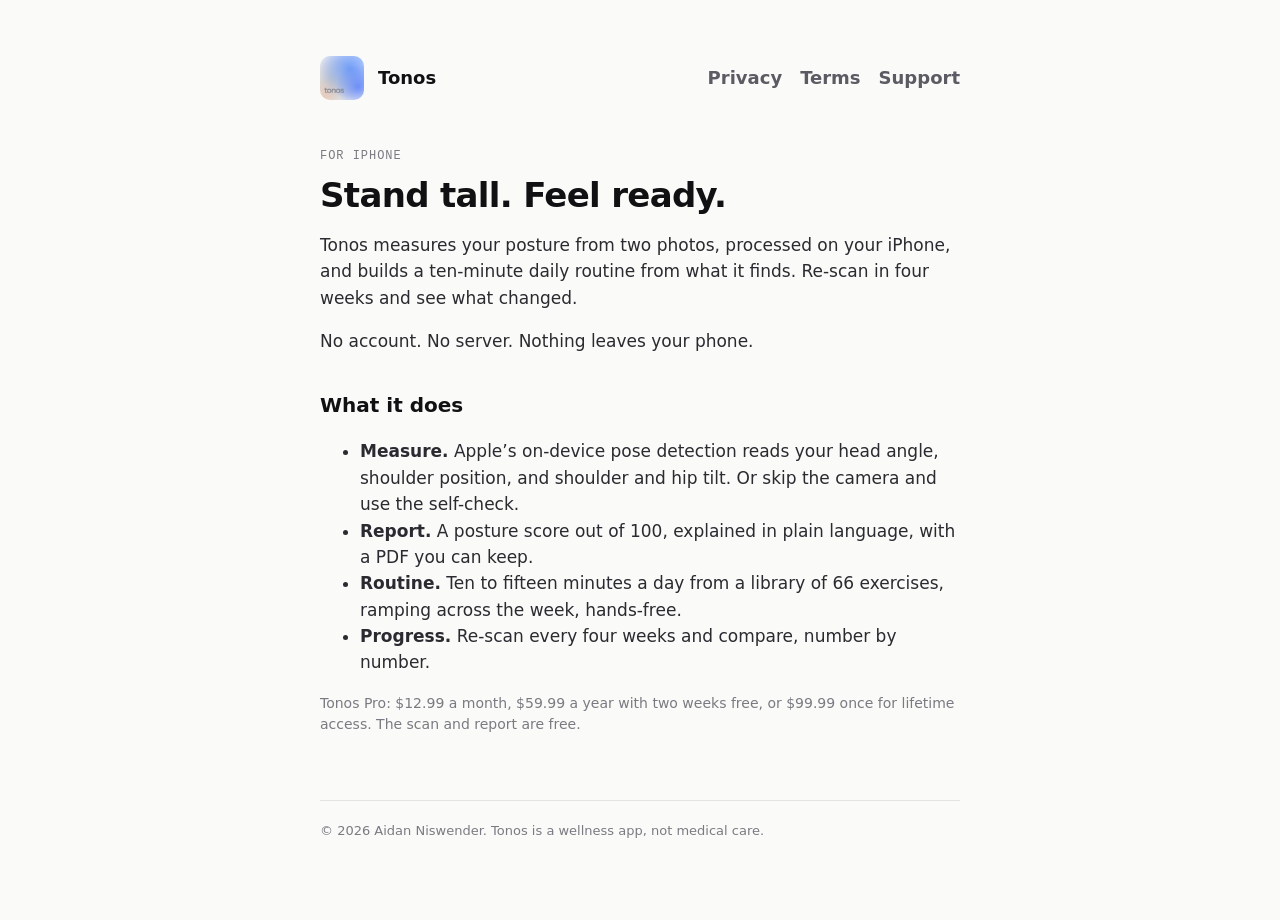
<file: index.html>
<!doctype html>
<html lang="en">
<head>
<meta charset="utf-8">
<meta name="viewport" content="width=device-width, initial-scale=1">
<title>Tonos — Posture scan and daily routine</title>
<link rel="icon" href="icon.png">
<link rel="stylesheet" href="style.css">
</head>
<body>
<main>
<header><img src="icon.png" alt=""><a href="index.html">Tonos</a><nav><a href="privacy.html">Privacy</a><a href="terms.html">Terms</a><a href="support.html">Support</a></nav></header>

<span class="tag">For iPhone</span>
<h1>Stand tall. Feel ready.</h1>
<p>Tonos measures your posture from two photos, processed on your iPhone, and builds a ten-minute daily routine from what it finds. Re-scan in four weeks and see what changed.</p>
<p>No account. No server. Nothing leaves your phone.</p>
<h2>What it does</h2>
<ul>
<li><strong>Measure.</strong> Apple’s on-device pose detection reads your head angle, shoulder position, and shoulder and hip tilt. Or skip the camera and use the self-check.</li>
<li><strong>Report.</strong> A posture score out of 100, explained in plain language, with a PDF you can keep.</li>
<li><strong>Routine.</strong> Ten to fifteen minutes a day from a library of 66 exercises, ramping across the week, hands-free.</li>
<li><strong>Progress.</strong> Re-scan every four weeks and compare, number by number.</li>
</ul>
<p class="muted">Tonos Pro: $12.99 a month, $59.99 a year with two weeks free, or $99.99 once for lifetime access. The scan and report are free.</p>

<footer>© 2026 Aidan Niswender. Tonos is a wellness app, not medical care.</footer>
</main>
</body>
</html>
</file>
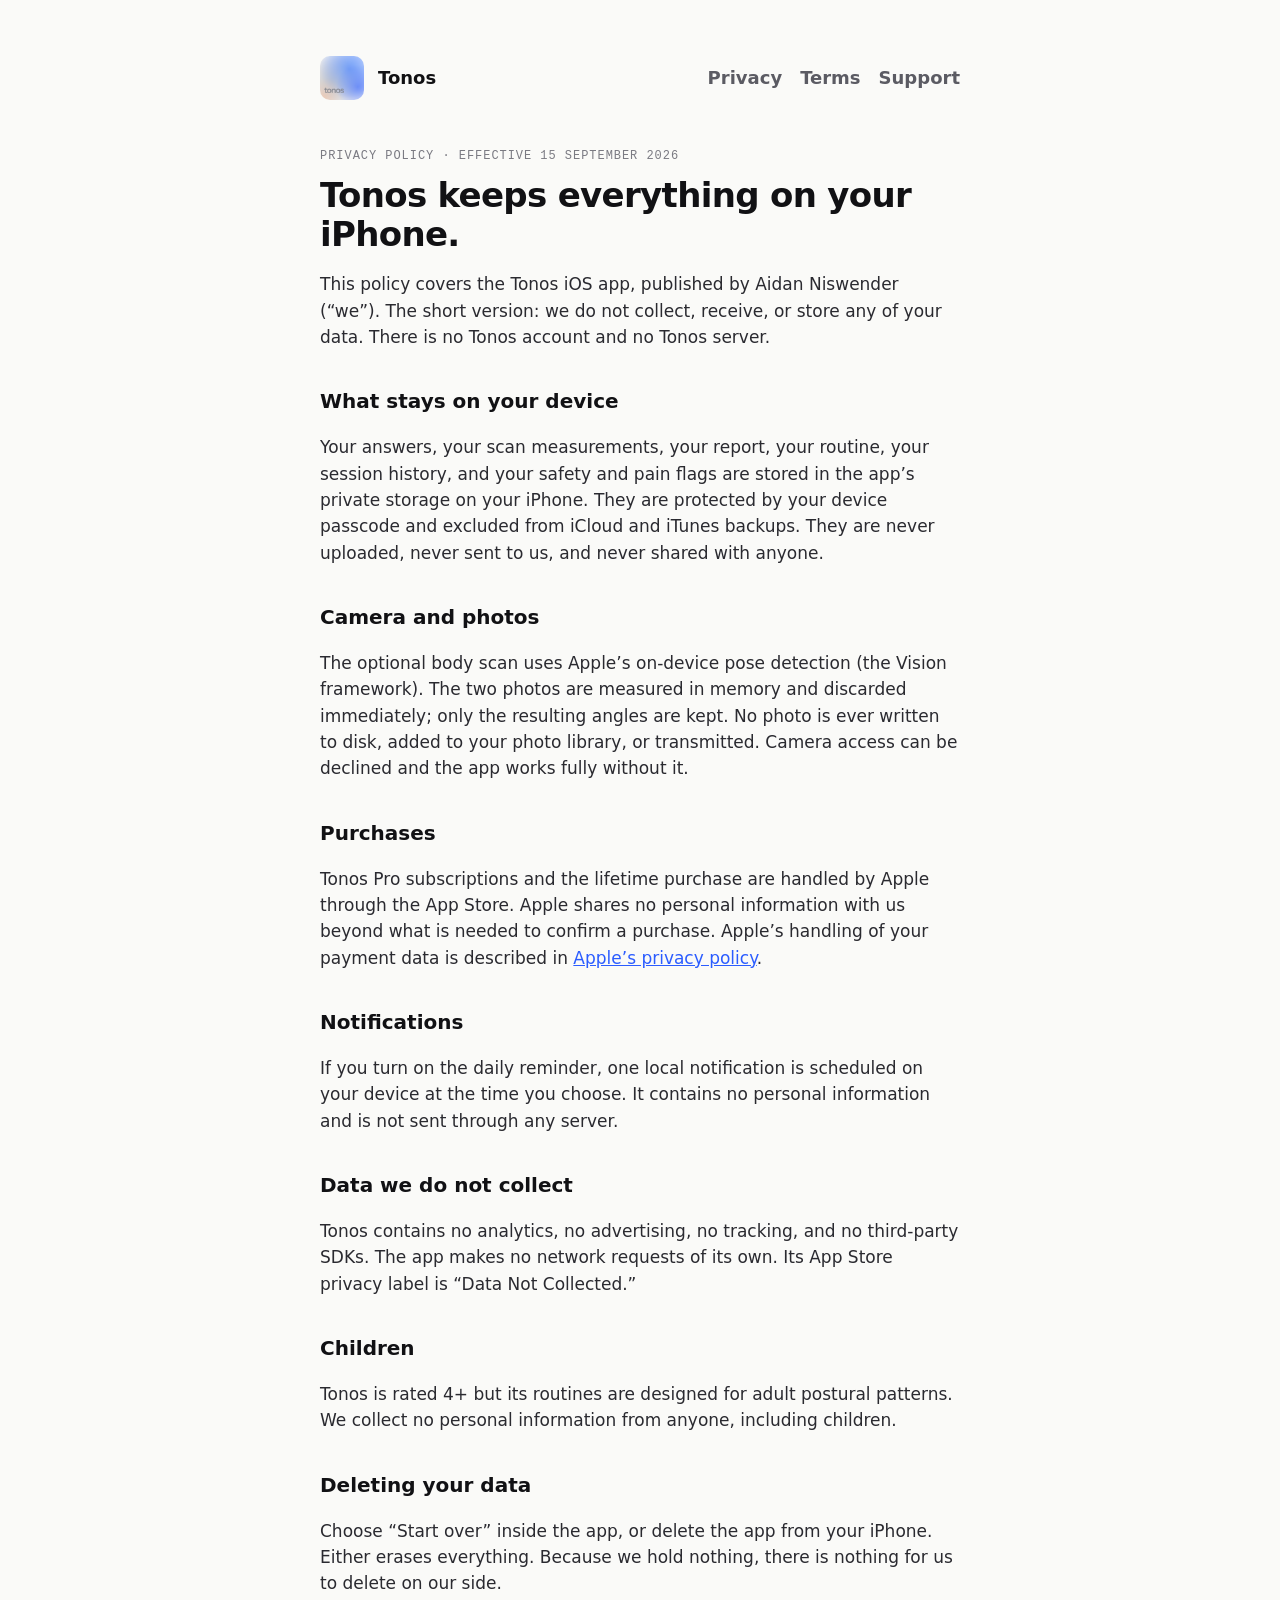
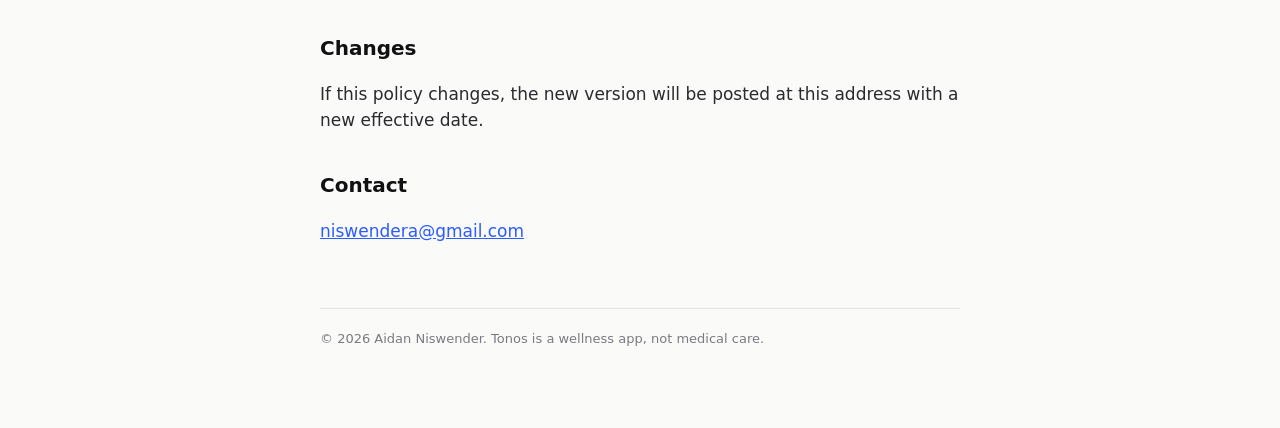
<file: privacy.html>
<!doctype html>
<html lang="en">
<head>
<meta charset="utf-8">
<meta name="viewport" content="width=device-width, initial-scale=1">
<title>Privacy Policy — Tonos</title>
<link rel="icon" href="icon.png">
<link rel="stylesheet" href="style.css">
</head>
<body>
<main>
<header><img src="icon.png" alt=""><a href="index.html">Tonos</a><nav><a href="privacy.html">Privacy</a><a href="terms.html">Terms</a><a href="support.html">Support</a></nav></header>

<span class="tag">Privacy policy · Effective 15 September 2026</span>
<h1>Tonos keeps everything on your iPhone.</h1>
<p>This policy covers the Tonos iOS app, published by Aidan Niswender (“we”). The short version: we do not collect, receive, or store any of your data. There is no Tonos account and no Tonos server.</p>

<h2>What stays on your device</h2>
<p>Your answers, your scan measurements, your report, your routine, your session history, and your safety and pain flags are stored in the app’s private storage on your iPhone. They are protected by your device passcode and excluded from iCloud and iTunes backups. They are never uploaded, never sent to us, and never shared with anyone.</p>

<h2>Camera and photos</h2>
<p>The optional body scan uses Apple’s on-device pose detection (the Vision framework). The two photos are measured in memory and discarded immediately; only the resulting angles are kept. No photo is ever written to disk, added to your photo library, or transmitted. Camera access can be declined and the app works fully without it.</p>

<h2>Purchases</h2>
<p>Tonos Pro subscriptions and the lifetime purchase are handled by Apple through the App Store. Apple shares no personal information with us beyond what is needed to confirm a purchase. Apple’s handling of your payment data is described in <a href="https://www.apple.com/legal/privacy/">Apple’s privacy policy</a>.</p>

<h2>Notifications</h2>
<p>If you turn on the daily reminder, one local notification is scheduled on your device at the time you choose. It contains no personal information and is not sent through any server.</p>

<h2>Data we do not collect</h2>
<p>Tonos contains no analytics, no advertising, no tracking, and no third-party SDKs. The app makes no network requests of its own. Its App Store privacy label is “Data Not Collected.”</p>

<h2>Children</h2>
<p>Tonos is rated 4+ but its routines are designed for adult postural patterns. We collect no personal information from anyone, including children.</p>

<h2>Deleting your data</h2>
<p>Choose “Start over” inside the app, or delete the app from your iPhone. Either erases everything. Because we hold nothing, there is nothing for us to delete on our side.</p>

<h2>Changes</h2>
<p>If this policy changes, the new version will be posted at this address with a new effective date.</p>

<h2>Contact</h2>
<p><a href="mailto:niswendera@gmail.com">niswendera@gmail.com</a></p>

<footer>© 2026 Aidan Niswender. Tonos is a wellness app, not medical care.</footer>
</main>
</body>
</html>
</file>
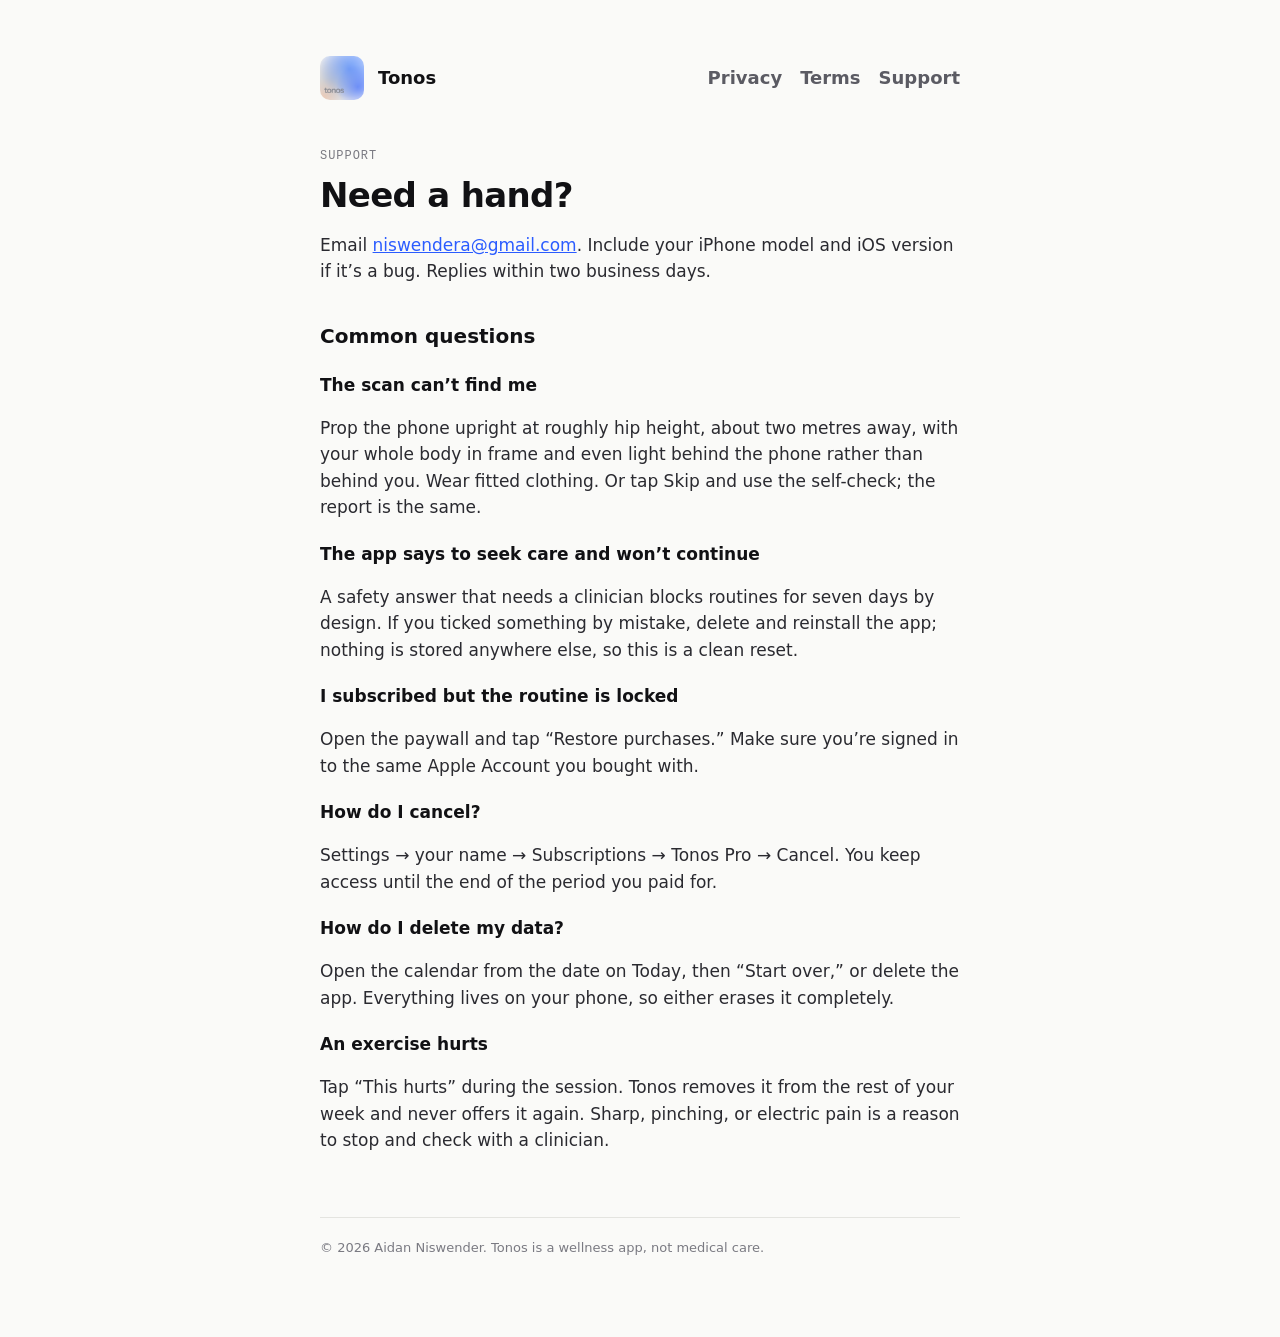
<file: support.html>
<!doctype html>
<html lang="en">
<head>
<meta charset="utf-8">
<meta name="viewport" content="width=device-width, initial-scale=1">
<title>Support — Tonos</title>
<link rel="icon" href="icon.png">
<link rel="stylesheet" href="style.css">
</head>
<body>
<main>
<header><img src="icon.png" alt=""><a href="index.html">Tonos</a><nav><a href="privacy.html">Privacy</a><a href="terms.html">Terms</a><a href="support.html">Support</a></nav></header>

<span class="tag">Support</span>
<h1>Need a hand?</h1>
<p>Email <a href="mailto:niswendera@gmail.com">niswendera@gmail.com</a>. Include your iPhone model and iOS version if it’s a bug. Replies within two business days.</p>

<h2>Common questions</h2>
<h2 style="font-size:17px;margin-top:20px">The scan can’t find me</h2>
<p>Prop the phone upright at roughly hip height, about two metres away, with your whole body in frame and even light behind the phone rather than behind you. Wear fitted clothing. Or tap Skip and use the self-check; the report is the same.</p>

<h2 style="font-size:17px;margin-top:20px">The app says to seek care and won’t continue</h2>
<p>A safety answer that needs a clinician blocks routines for seven days by design. If you ticked something by mistake, delete and reinstall the app; nothing is stored anywhere else, so this is a clean reset.</p>

<h2 style="font-size:17px;margin-top:20px">I subscribed but the routine is locked</h2>
<p>Open the paywall and tap “Restore purchases.” Make sure you’re signed in to the same Apple Account you bought with.</p>

<h2 style="font-size:17px;margin-top:20px">How do I cancel?</h2>
<p>Settings → your name → Subscriptions → Tonos Pro → Cancel. You keep access until the end of the period you paid for.</p>

<h2 style="font-size:17px;margin-top:20px">How do I delete my data?</h2>
<p>Open the calendar from the date on Today, then “Start over,” or delete the app. Everything lives on your phone, so either erases it completely.</p>

<h2 style="font-size:17px;margin-top:20px">An exercise hurts</h2>
<p>Tap “This hurts” during the session. Tonos removes it from the rest of your week and never offers it again. Sharp, pinching, or electric pain is a reason to stop and check with a clinician.</p>

<footer>© 2026 Aidan Niswender. Tonos is a wellness app, not medical care.</footer>
</main>
</body>
</html>
</file>
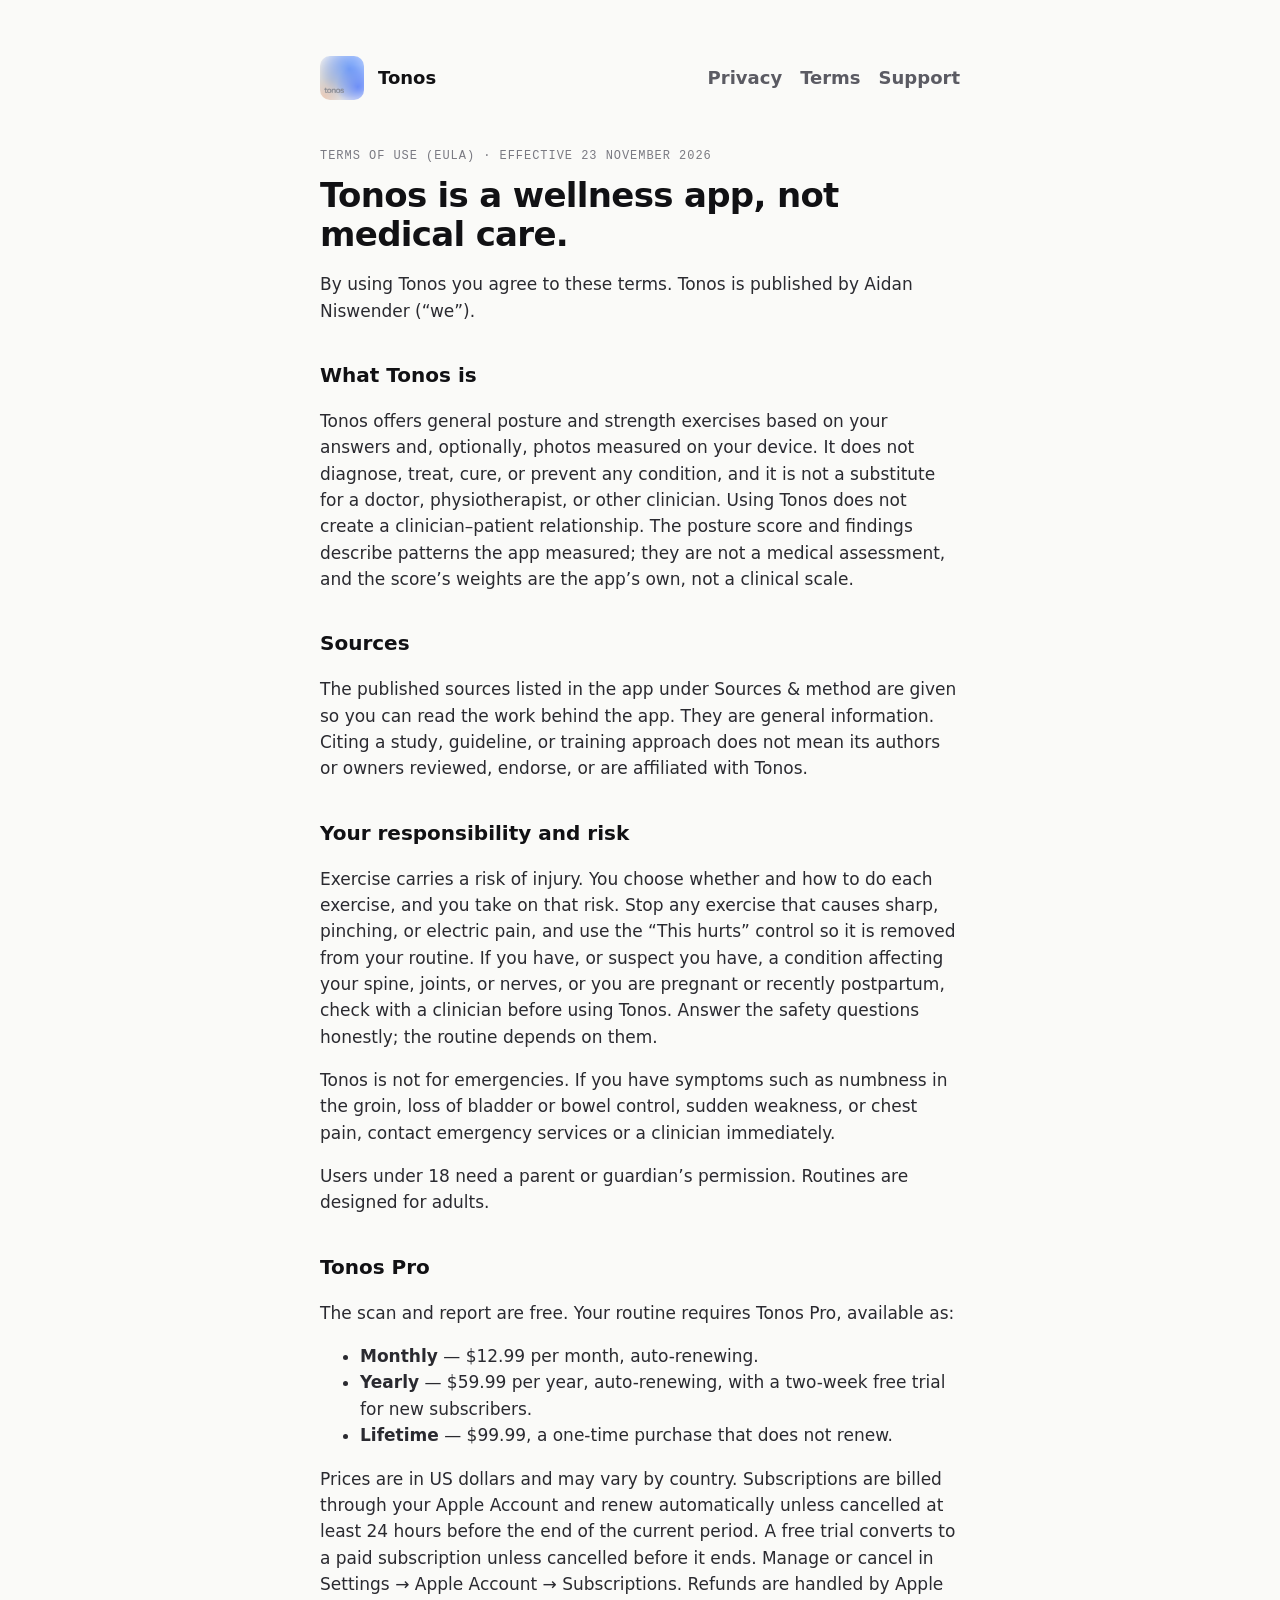
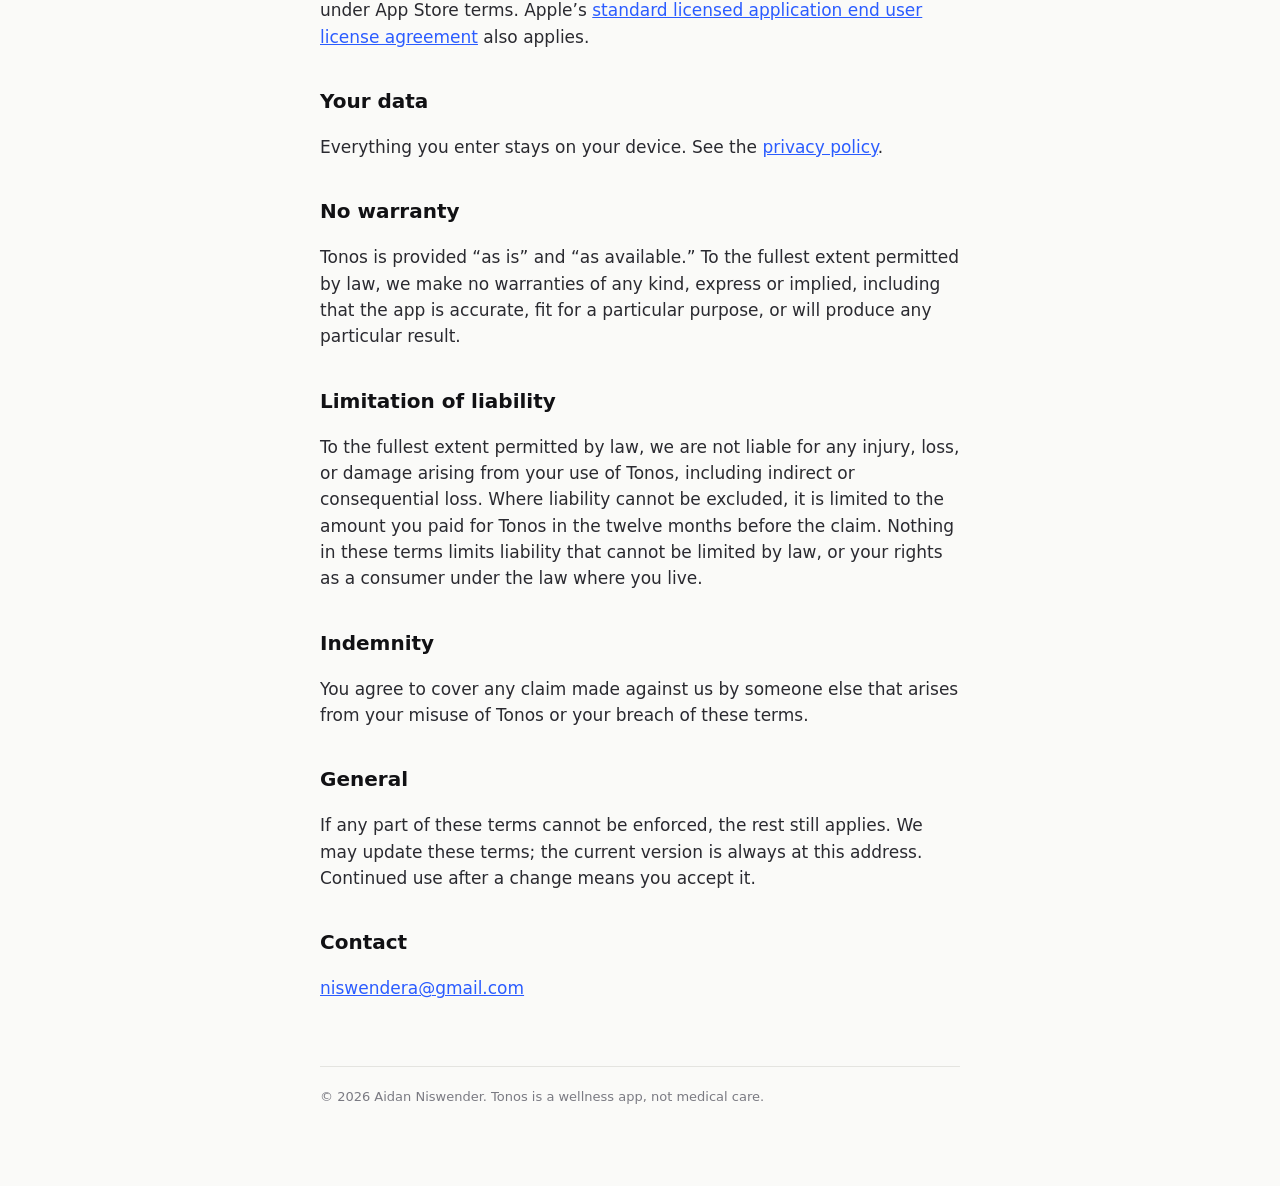
<file: terms.html>
<!doctype html>
<html lang="en">
<head>
<meta charset="utf-8">
<meta name="viewport" content="width=device-width, initial-scale=1">
<title>Terms of Use (EULA) — Tonos</title>
<link rel="icon" href="icon.png">
<link rel="stylesheet" href="style.css">
</head>
<body>
<main>
<header><img src="icon.png" alt=""><a href="index.html">Tonos</a><nav><a href="privacy.html">Privacy</a><a href="terms.html">Terms</a><a href="support.html">Support</a></nav></header>

<span class="tag">Terms of Use (EULA) · Effective 23 November 2026</span>
<h1>Tonos is a wellness app, not medical care.</h1>
<p>By using Tonos you agree to these terms. Tonos is published by Aidan Niswender (“we”).</p>

<h2>What Tonos is</h2>
<p>Tonos offers general posture and strength exercises based on your answers and, optionally, photos measured on your device. It does not diagnose, treat, cure, or prevent any condition, and it is not a substitute for a doctor, physiotherapist, or other clinician. Using Tonos does not create a clinician–patient relationship. The posture score and findings describe patterns the app measured; they are not a medical assessment, and the score’s weights are the app’s own, not a clinical scale.</p>

<h2>Sources</h2>
<p>The published sources listed in the app under Sources &amp; method are given so you can read the work behind the app. They are general information. Citing a study, guideline, or training approach does not mean its authors or owners reviewed, endorse, or are affiliated with Tonos.</p>

<h2>Your responsibility and risk</h2>
<p>Exercise carries a risk of injury. You choose whether and how to do each exercise, and you take on that risk. Stop any exercise that causes sharp, pinching, or electric pain, and use the “This hurts” control so it is removed from your routine. If you have, or suspect you have, a condition affecting your spine, joints, or nerves, or you are pregnant or recently postpartum, check with a clinician before using Tonos. Answer the safety questions honestly; the routine depends on them.</p>
<p>Tonos is not for emergencies. If you have symptoms such as numbness in the groin, loss of bladder or bowel control, sudden weakness, or chest pain, contact emergency services or a clinician immediately.</p>
<p>Users under 18 need a parent or guardian’s permission. Routines are designed for adults.</p>

<h2>Tonos Pro</h2>
<p>The scan and report are free. Your routine requires Tonos Pro, available as:</p>
<ul>
<li><strong>Monthly</strong> — $12.99 per month, auto-renewing.</li>
<li><strong>Yearly</strong> — $59.99 per year, auto-renewing, with a two-week free trial for new subscribers.</li>
<li><strong>Lifetime</strong> — $99.99, a one-time purchase that does not renew.</li>
</ul>
<p>Prices are in US dollars and may vary by country. Subscriptions are billed through your Apple Account and renew automatically unless cancelled at least 24 hours before the end of the current period. A free trial converts to a paid subscription unless cancelled before it ends. Manage or cancel in Settings → Apple Account → Subscriptions. Refunds are handled by Apple under App Store terms. Apple’s <a href="https://www.apple.com/legal/internet-services/itunes/dev/stdeula/">standard licensed application end user license agreement</a> also applies.</p>

<h2>Your data</h2>
<p>Everything you enter stays on your device. See the <a href="privacy.html">privacy policy</a>.</p>

<h2>No warranty</h2>
<p>Tonos is provided “as is” and “as available.” To the fullest extent permitted by law, we make no warranties of any kind, express or implied, including that the app is accurate, fit for a particular purpose, or will produce any particular result.</p>

<h2>Limitation of liability</h2>
<p>To the fullest extent permitted by law, we are not liable for any injury, loss, or damage arising from your use of Tonos, including indirect or consequential loss. Where liability cannot be excluded, it is limited to the amount you paid for Tonos in the twelve months before the claim. Nothing in these terms limits liability that cannot be limited by law, or your rights as a consumer under the law where you live.</p>

<h2>Indemnity</h2>
<p>You agree to cover any claim made against us by someone else that arises from your misuse of Tonos or your breach of these terms.</p>

<h2>General</h2>
<p>If any part of these terms cannot be enforced, the rest still applies. We may update these terms; the current version is always at this address. Continued use after a change means you accept it.</p>

<h2>Contact</h2>
<p><a href="mailto:niswendera@gmail.com">niswendera@gmail.com</a></p>

<footer>© 2026 Aidan Niswender. Tonos is a wellness app, not medical care.</footer>
</main>
</body>
</html>
</file>
<file: style.css>
:root { color-scheme: light; }
body { margin: 0; background: #FAFAF8; color: #111114; font: 17px/1.55 -apple-system, "Instrument Sans", Inter, system-ui, sans-serif; }
main { max-width: 640px; margin: 0 auto; padding: 56px 20px 80px; }
header { display: flex; align-items: center; gap: 14px; margin-bottom: 40px; }
header img { width: 44px; height: 44px; border-radius: 10px; }
header a { color: inherit; text-decoration: none; font-weight: 600; font-size: 18px; }
nav { display: flex; gap: 18px; margin-left: auto; font-size: 14px; }
nav a { color: #5B5B63; text-decoration: none; }
h1 { font-size: 34px; line-height: 1.15; letter-spacing: -0.02em; margin: 0 0 8px; }
h2 { font-size: 20px; margin: 36px 0 8px; }
p, li { color: #2A2A30; }
.muted { color: #7A7A82; font-size: 14px; }
.tag { display: inline-block; font: 12px/1 "DM Mono", ui-monospace, Menlo, monospace; letter-spacing: 0.08em; text-transform: uppercase; color: #7A7A82; margin-bottom: 14px; }
a { color: #2B5CFF; }
footer { margin-top: 64px; padding-top: 20px; border-top: 1px solid #E4E4E0; font-size: 13px; color: #7A7A82; }
</file>
